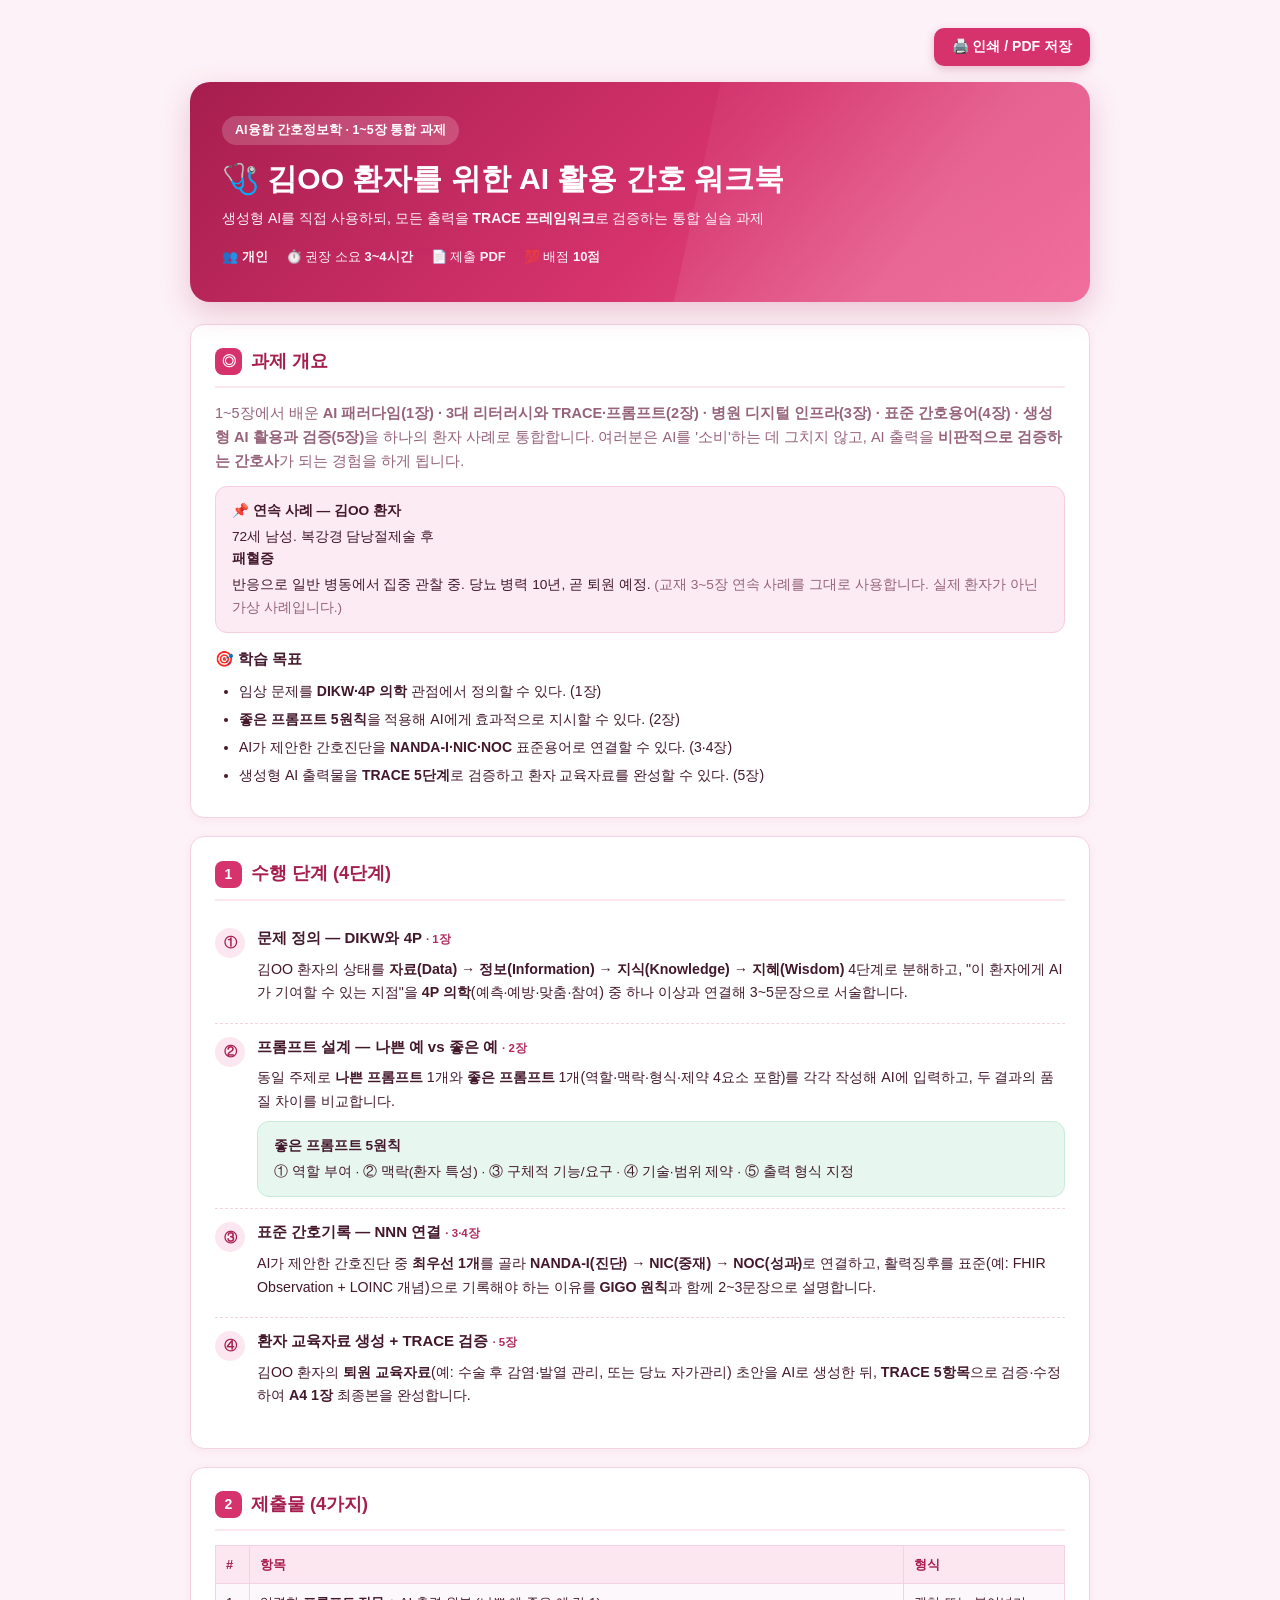
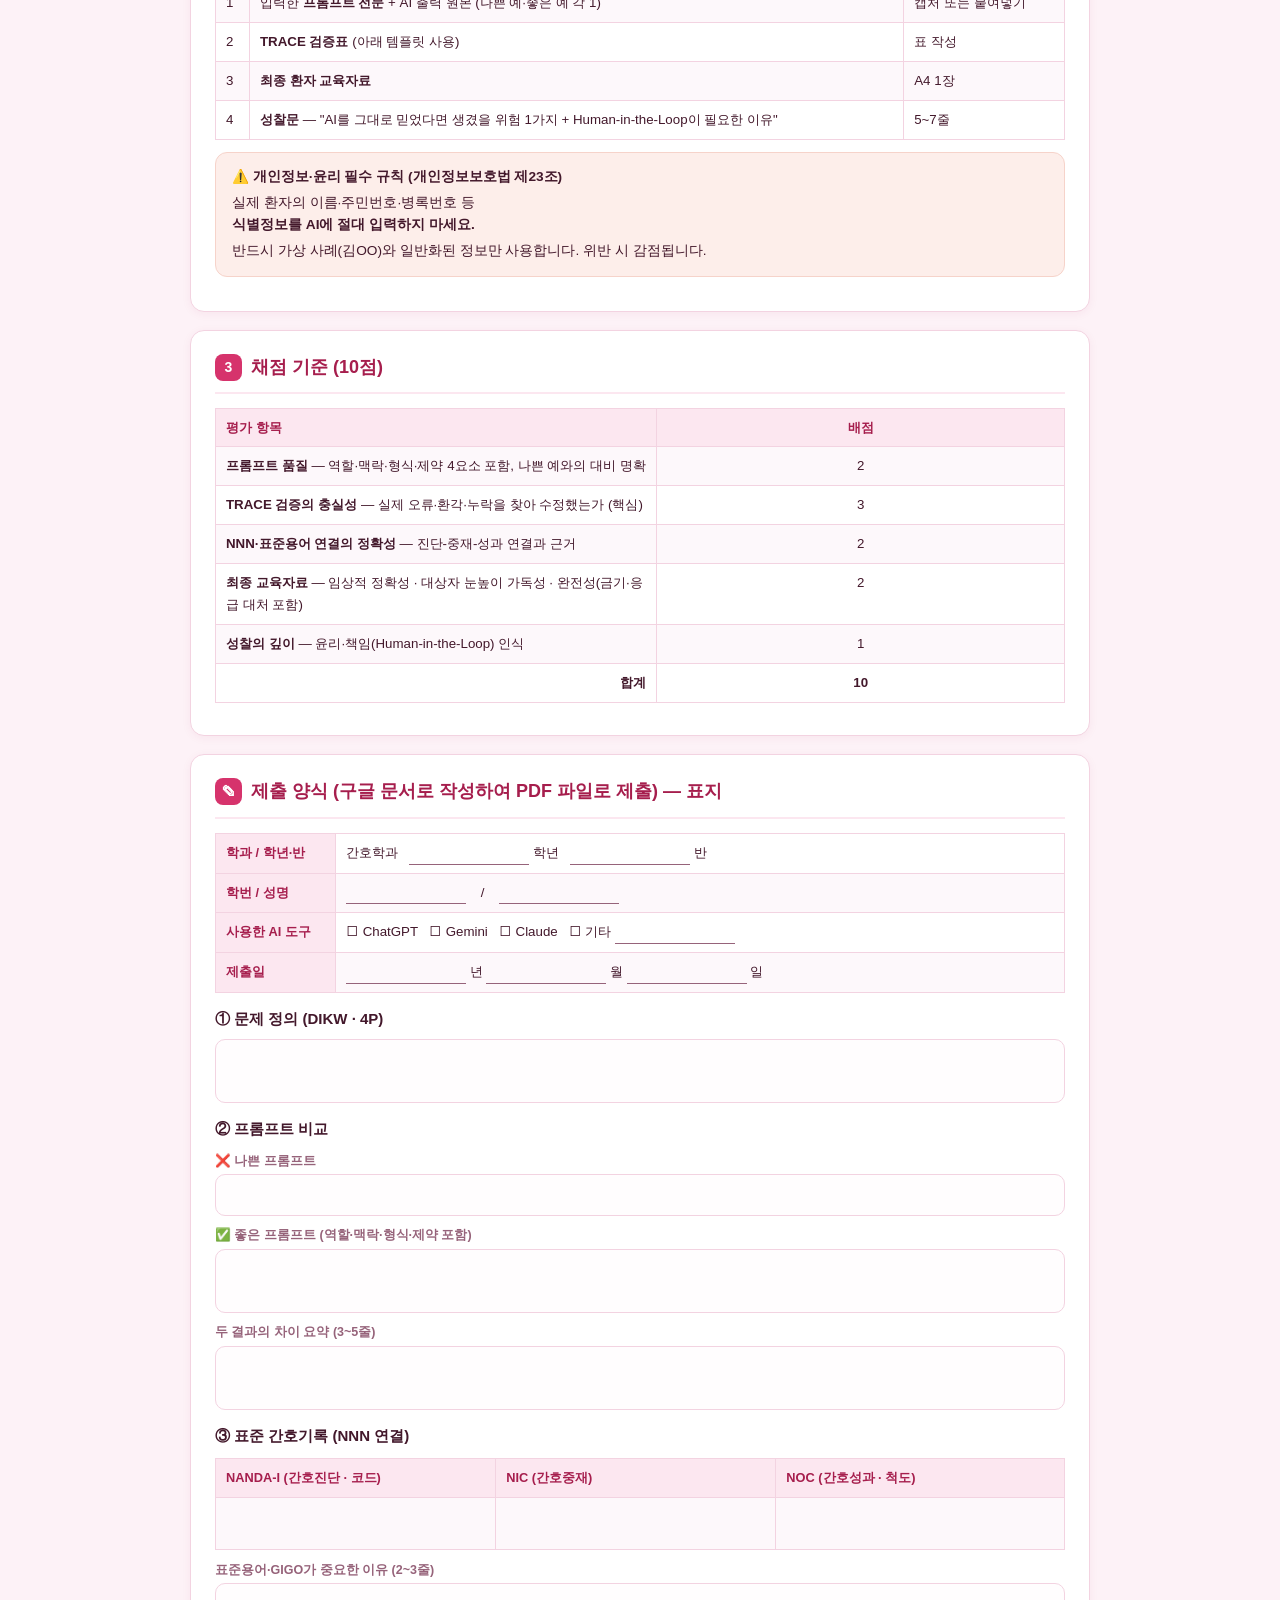
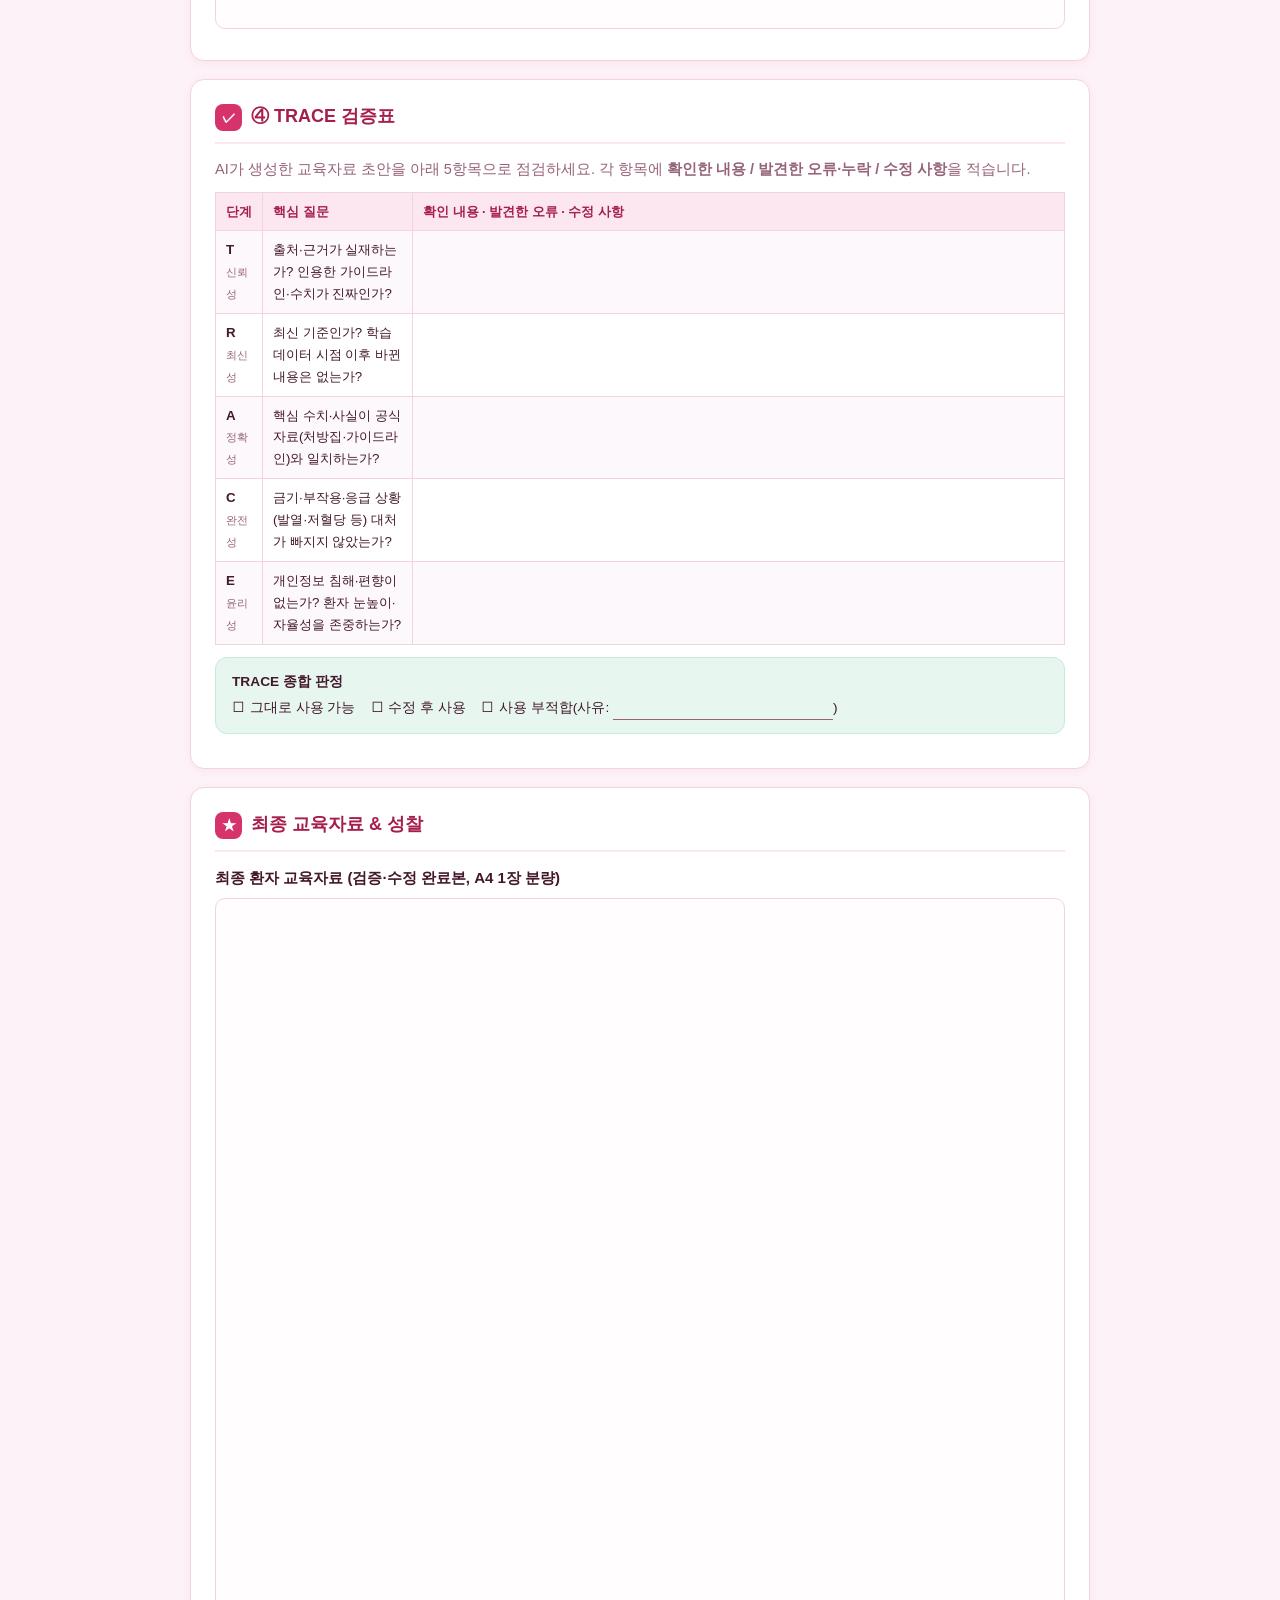
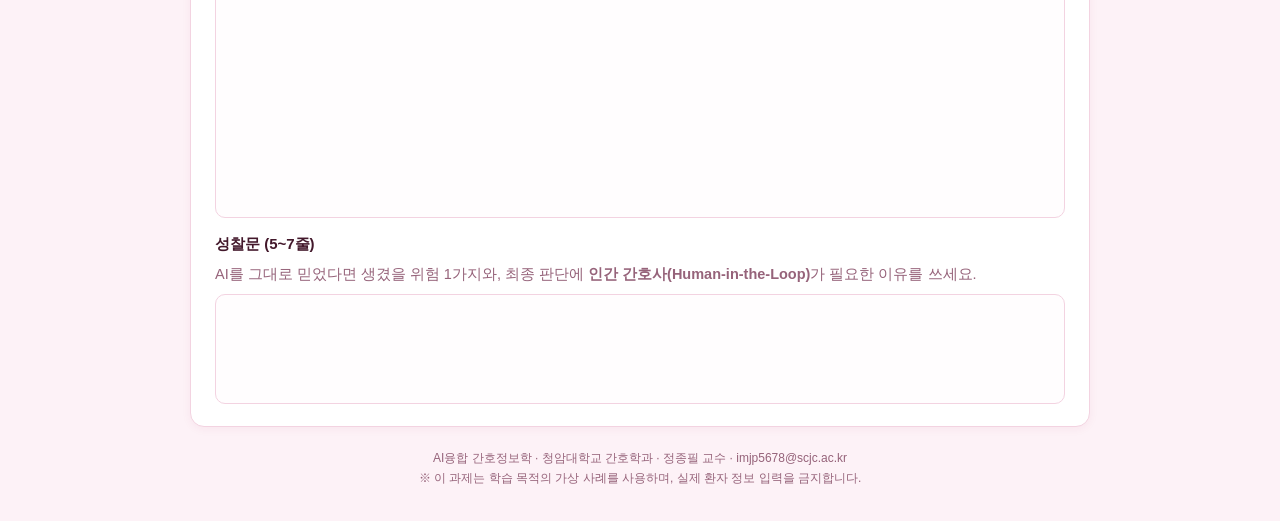
<file: docs/assignment-ai-nursing-workbook.html>
<!doctype html>
<html lang="ko">
<head>
<meta charset="utf-8" />
<meta name="viewport" content="width=device-width, initial-scale=1" />
<title>과제 안내문 — 김OO 환자를 위한 AI 활용 간호 워크북</title>
<style>
  :root{
    --primary:#d6336c; --primary-dark:#a61e4d; --primary-soft:#f06595;
    --primary-light:#fce7f0; --accent-light:#fff0f6;
    --bg:#fdf2f7; --surface:#ffffff; --text:#43182b; --text-sub:#96637a;
    --border:#f3d3e1; --ok:#14946a; --ok-bg:#e7f7f0; --warn:#c2452f; --warn-bg:#fdeeea;
    --info:#b02a5c; --info-bg:#fcebf3; --radius:14px;
  }
  *{box-sizing:border-box;margin:0;padding:0;}
  body{
    font-family:"Pretendard Variable",Pretendard,-apple-system,BlinkMacSystemFont,"Apple SD Gothic Neo","Noto Sans KR","Malgun Gothic",sans-serif;
    background:var(--bg); color:var(--text); line-height:1.65; -webkit-font-smoothing:antialiased;
    padding:28px 16px;
  }
  .sheet{max-width:900px; margin:0 auto;}
  .toolbar{max-width:900px; margin:0 auto 16px; display:flex; justify-content:flex-end; gap:8px;}
  .toolbar button{
    background:var(--primary); color:#fff; border:0; border-radius:10px;
    padding:10px 18px; font-size:14px; font-weight:700; cursor:pointer;
    box-shadow:0 3px 10px rgba(166,30,77,.25);
  }
  .toolbar button.ghost{background:#fff; color:var(--primary-dark); border:1px solid var(--border); box-shadow:none;}
  .hero{
    background:linear-gradient(135deg,var(--primary-dark) 0%,var(--primary) 55%,var(--primary-soft) 100%);
    color:#fff; border-radius:20px; padding:34px 32px; box-shadow:0 10px 30px rgba(166,30,77,.22);
    margin-bottom:22px; position:relative; overflow:hidden;
  }
  .hero::after{content:"";position:absolute;top:-60%;right:-12%;width:55%;height:220%;
    background:linear-gradient(115deg,transparent,rgba(255,255,255,.14),transparent);transform:rotate(12deg);pointer-events:none;}
  .hero .tag{display:inline-block;background:rgba(255,255,255,.18);border-radius:999px;padding:4px 13px;font-size:12.5px;font-weight:700;margin-bottom:14px;}
  .hero h1{font-size:clamp(23px,3.6vw,30px);line-height:1.35;margin-bottom:8px;}
  .hero .sub{font-size:14px;opacity:.95;}
  .hero .meta{margin-top:16px;display:flex;flex-wrap:wrap;gap:8px 18px;font-size:13px;opacity:.95;}
  .hero .meta span b{font-weight:700;}

  .card{background:var(--surface);border:1px solid var(--border);border-radius:var(--radius);
    box-shadow:0 2px 10px rgba(166,30,77,.06);padding:22px 24px;margin-bottom:18px;}
  h2{font-size:18px;color:var(--primary-dark);display:flex;align-items:center;gap:9px;margin-bottom:14px;
    padding-bottom:10px;border-bottom:2px solid var(--primary-light);}
  h2 .n{background:var(--primary);color:#fff;width:27px;height:27px;border-radius:8px;display:inline-flex;align-items:center;justify-content:center;font-size:14px;flex:0 0 auto;}
  h3{font-size:15px;margin:14px 0 7px;color:var(--text);}
  p{font-size:14.2px;margin:7px 0;}
  ul,ol{margin:8px 0 8px 4px;padding-left:20px;}
  li{font-size:14px;margin-bottom:5px;}
  .lead{font-size:14.5px;color:var(--text-sub);}
  .callout{border-radius:12px;padding:13px 16px;margin:12px 0;font-size:13.7px;border:1px solid transparent;}
  .callout.info{background:var(--info-bg);border-color:#f6cddf;}
  .callout.ok{background:var(--ok-bg);border-color:#c6ebd9;}
  .callout.warn{background:var(--warn-bg);border-color:#f6d3ca;}
  .callout b{display:block;margin-bottom:3px;}

  table{width:100%;border-collapse:collapse;margin:10px 0;font-size:13.3px;}
  th,td{border:1px solid var(--border);padding:8px 10px;vertical-align:top;text-align:left;}
  th{background:var(--primary-light);color:var(--primary-dark);font-size:12.8px;white-space:nowrap;}
  td small{color:var(--text-sub);}
  tr:nth-child(even) td{background:#fdf8fb;}
  .step{display:flex;gap:12px;padding:11px 0;border-bottom:1px dashed var(--border);}
  .step:last-child{border-bottom:0;}
  .step .b{flex:0 0 auto;width:30px;height:30px;border-radius:50%;background:var(--primary-light);color:var(--primary-dark);
    font-weight:800;font-size:13px;display:flex;align-items:center;justify-content:center;margin-top:2px;}
  .step .body{flex:1;}
  .step .body .lk{font-size:11.5px;color:var(--info);font-weight:700;}
  .fill{border-bottom:1px solid var(--text-sub);min-width:120px;display:inline-block;}
  .blank-line{border-bottom:1px dashed var(--border);height:26px;}
  .grade th:first-child,.grade td:first-child{width:52%;}
  .grade td:last-child,.grade th:last-child{text-align:center;white-space:nowrap;}
  .foot{text-align:center;font-size:12px;color:var(--text-sub);margin:22px 0 4px;}
  .form-field{margin:9px 0;}
  .form-field .lb{font-size:12.5px;font-weight:700;color:var(--text-sub);display:block;margin-bottom:3px;}
  .box{border:1px solid var(--border);border-radius:10px;min-height:64px;background:#fffdfe;}
  .pagebreak{page-break-before:always;}
  @media print{
    body{background:#fff;padding:0;font-size:12px;}
    .toolbar{display:none;}
    .card,.hero{box-shadow:none;}
    .hero{border-radius:0;}
    @page{size:A4;margin:14mm;}
  }
</style>
</head>
<body>

<div class="toolbar">
  <button onclick="window.print()">🖨️ 인쇄 / PDF 저장</button>
</div>

<div class="sheet">

  <div class="hero">
    <span class="tag">AI융합 간호정보학 · 1~5장 통합 과제</span>
    <h1>🩺 김OO 환자를 위한 AI 활용 간호 워크북</h1>
    <div class="sub">생성형 AI를 직접 사용하되, 모든 출력을 <b>TRACE 프레임워크</b>로 검증하는 통합 실습 과제</div>
    <div class="meta">
      <span>👥 <b>개인</b></span>
      <span>⏱️ 권장 소요 <b>3~4시간</b></span>
      <span>📄 제출 <b>PDF</b></span>
      <span>💯 배점 <b>10점</b></span>
    </div>
  </div>

  <!-- 개요 -->
  <div class="card">
    <h2><span class="n">◎</span> 과제 개요</h2>
    <p class="lead">1~5장에서 배운 <b>AI 패러다임(1장) · 3대 리터러시와 TRACE·프롬프트(2장) · 병원 디지털 인프라(3장) · 표준 간호용어(4장) · 생성형 AI 활용과 검증(5장)</b>을 하나의 환자 사례로 통합합니다. 여러분은 AI를 '소비'하는 데 그치지 않고, AI 출력을 <b>비판적으로 검증하는 간호사</b>가 되는 경험을 하게 됩니다.</p>
    <div class="callout info">
      <b>📌 연속 사례 — 김OO 환자</b>
      72세 남성. 복강경 담낭절제술 후 <b>패혈증</b> 반응으로 일반 병동에서 집중 관찰 중. 당뇨 병력 10년, 곧 퇴원 예정. <span style="color:var(--text-sub)">(교재 3~5장 연속 사례를 그대로 사용합니다. 실제 환자가 아닌 가상 사례입니다.)</span>
    </div>
    <h3>🎯 학습 목표</h3>
    <ul>
      <li>임상 문제를 <b>DIKW·4P 의학</b> 관점에서 정의할 수 있다. (1장)</li>
      <li><b>좋은 프롬프트 5원칙</b>을 적용해 AI에게 효과적으로 지시할 수 있다. (2장)</li>
      <li>AI가 제안한 간호진단을 <b>NANDA-I·NIC·NOC</b> 표준용어로 연결할 수 있다. (3·4장)</li>
      <li>생성형 AI 출력물을 <b>TRACE 5단계</b>로 검증하고 환자 교육자료를 완성할 수 있다. (5장)</li>
    </ul>
  </div>

  <!-- 수행 단계 -->
  <div class="card">
    <h2><span class="n">1</span> 수행 단계 (4단계)</h2>

    <div class="step"><div class="b">①</div><div class="body">
      <h3 style="margin-top:0">문제 정의 — DIKW와 4P <span class="lk">· 1장</span></h3>
      <p>김OO 환자의 상태를 <b>자료(Data) → 정보(Information) → 지식(Knowledge) → 지혜(Wisdom)</b> 4단계로 분해하고, "이 환자에게 AI가 기여할 수 있는 지점"을 <b>4P 의학</b>(예측·예방·맞춤·참여) 중 하나 이상과 연결해 3~5문장으로 서술합니다.</p>
    </div></div>

    <div class="step"><div class="b">②</div><div class="body">
      <h3 style="margin-top:0">프롬프트 설계 — 나쁜 예 vs 좋은 예 <span class="lk">· 2장</span></h3>
      <p>동일 주제로 <b>나쁜 프롬프트</b> 1개와 <b>좋은 프롬프트</b> 1개(역할·맥락·형식·제약 4요소 포함)를 각각 작성해 AI에 입력하고, 두 결과의 품질 차이를 비교합니다.</p>
      <div class="callout ok" style="margin:8px 0 0">
        <b>좋은 프롬프트 5원칙</b>① 역할 부여 · ② 맥락(환자 특성) · ③ 구체적 기능/요구 · ④ 기술·범위 제약 · ⑤ 출력 형식 지정
      </div>
    </div></div>

    <div class="step"><div class="b">③</div><div class="body">
      <h3 style="margin-top:0">표준 간호기록 — NNN 연결 <span class="lk">· 3·4장</span></h3>
      <p>AI가 제안한 간호진단 중 <b>최우선 1개</b>를 골라 <b>NANDA-I(진단) → NIC(중재) → NOC(성과)</b>로 연결하고, 활력징후를 표준(예: FHIR Observation + LOINC 개념)으로 기록해야 하는 이유를 <b>GIGO 원칙</b>과 함께 2~3문장으로 설명합니다.</p>
    </div></div>

    <div class="step"><div class="b">④</div><div class="body">
      <h3 style="margin-top:0">환자 교육자료 생성 + TRACE 검증 <span class="lk">· 5장</span></h3>
      <p>김OO 환자의 <b>퇴원 교육자료</b>(예: 수술 후 감염·발열 관리, 또는 당뇨 자가관리) 초안을 AI로 생성한 뒤, <b>TRACE 5항목</b>으로 검증·수정하여 <b>A4 1장</b> 최종본을 완성합니다.</p>
    </div></div>
  </div>

  <!-- 제출물 -->
  <div class="card">
    <h2><span class="n">2</span> 제출물 (4가지)</h2>
    <table>
      <tr><th style="width:34px">#</th><th>항목</th><th>형식</th></tr>
      <tr><td>1</td><td>입력한 <b>프롬프트 전문</b> + AI 출력 원본 (나쁜 예·좋은 예 각 1)</td><td>캡처 또는 붙여넣기</td></tr>
      <tr><td>2</td><td><b>TRACE 검증표</b> (아래 템플릿 사용)</td><td>표 작성</td></tr>
      <tr><td>3</td><td><b>최종 환자 교육자료</b></td><td>A4 1장</td></tr>
      <tr><td>4</td><td><b>성찰문</b> — "AI를 그대로 믿었다면 생겼을 위험 1가지 + Human-in-the-Loop이 필요한 이유"</td><td>5~7줄</td></tr>
    </table>
    <div class="callout warn">
      <b>⚠️ 개인정보·윤리 필수 규칙 (개인정보보호법 제23조)</b>
      실제 환자의 이름·주민번호·병록번호 등 <b>식별정보를 AI에 절대 입력하지 마세요.</b> 반드시 가상 사례(김OO)와 일반화된 정보만 사용합니다. 위반 시 감점됩니다.
    </div>
  </div>

  <!-- 채점 -->
  <div class="card">
    <h2><span class="n">3</span> 채점 기준 (10점)</h2>
    <table class="grade">
      <tr><th>평가 항목</th><th>배점</th></tr>
      <tr><td><b>프롬프트 품질</b> — 역할·맥락·형식·제약 4요소 포함, 나쁜 예와의 대비 명확</td><td>2</td></tr>
      <tr><td><b>TRACE 검증의 충실성</b> — 실제 오류·환각·누락을 찾아 수정했는가 (핵심)</td><td>3</td></tr>
      <tr><td><b>NNN·표준용어 연결의 정확성</b> — 진단-중재-성과 연결과 근거</td><td>2</td></tr>
      <tr><td><b>최종 교육자료</b> — 임상적 정확성 · 대상자 눈높이 가독성 · 완전성(금기·응급 대처 포함)</td><td>2</td></tr>
      <tr><td><b>성찰의 깊이</b> — 윤리·책임(Human-in-the-Loop) 인식</td><td>1</td></tr>
      <tr><td style="text-align:right;font-weight:800">합계</td><td style="font-weight:800">10</td></tr>
    </table>
  </div>

  <!-- ===== 페이지 2: 제출 양식 ===== -->
  <div class="pagebreak"></div>

  <div class="card">
    <h2><span class="n">✎</span> 제출 양식 (구글 문서로 작성하여 PDF 파일로 제출) — 표지</h2>
    <table>
      <tr><th style="width:120px">학과 / 학년·반</th><td>간호학과 &nbsp; <span class="fill">&nbsp;</span> 학년 &nbsp; <span class="fill">&nbsp;</span> 반</td></tr>
      <tr><th>학번 / 성명</th><td><span class="fill">&nbsp;</span> &nbsp;&nbsp; / &nbsp;&nbsp; <span class="fill">&nbsp;</span></td></tr>
      <tr><th>사용한 AI 도구</th><td>☐ ChatGPT &nbsp; ☐ Gemini &nbsp; ☐ Claude &nbsp; ☐ 기타 <span class="fill">&nbsp;</span></td></tr>
      <tr><th>제출일</th><td><span class="fill">&nbsp;</span> 년 <span class="fill">&nbsp;</span> 월 <span class="fill">&nbsp;</span> 일</td></tr>
    </table>

    <h3>① 문제 정의 (DIKW · 4P)</h3>
    <div class="box"></div>

    <h3>② 프롬프트 비교</h3>
    <div class="form-field"><span class="lb">❌ 나쁜 프롬프트</span><div class="box" style="min-height:42px"></div></div>
    <div class="form-field"><span class="lb">✅ 좋은 프롬프트 (역할·맥락·형식·제약 포함)</span><div class="box"></div></div>
    <div class="form-field"><span class="lb">두 결과의 차이 요약 (3~5줄)</span><div class="box"></div></div>

    <h3>③ 표준 간호기록 (NNN 연결)</h3>
    <table>
      <tr><th style="width:33%">NANDA-I (간호진단 · 코드)</th><th style="width:33%">NIC (간호중재)</th><th>NOC (간호성과 · 척도)</th></tr>
      <tr><td style="height:52px"></td><td></td><td></td></tr>
    </table>
    <div class="form-field"><span class="lb">표준용어·GIGO가 중요한 이유 (2~3줄)</span><div class="box" style="min-height:46px"></div></div>
  </div>

  <!-- TRACE 검증표 -->
  <div class="card">
    <h2><span class="n">✓</span> ④ TRACE 검증표</h2>
    <p class="lead">AI가 생성한 교육자료 초안을 아래 5항목으로 점검하세요. 각 항목에 <b>확인한 내용 / 발견한 오류·누락 / 수정 사항</b>을 적습니다.</p>
    <table>
      <tr>
        <th style="width:30px">단계</th><th style="width:150px">핵심 질문</th>
        <th>확인 내용 · 발견한 오류 · 수정 사항</th>
      </tr>
      <tr><td><b>T</b><br><small>신뢰성</small></td><td>출처·근거가 실재하는가? 인용한 가이드라인·수치가 진짜인가?</td><td style="height:56px"></td></tr>
      <tr><td><b>R</b><br><small>최신성</small></td><td>최신 기준인가? 학습 데이터 시점 이후 바뀐 내용은 없는가?</td><td style="height:56px"></td></tr>
      <tr><td><b>A</b><br><small>정확성</small></td><td>핵심 수치·사실이 공식 자료(처방집·가이드라인)와 일치하는가?</td><td style="height:56px"></td></tr>
      <tr><td><b>C</b><br><small>완전성</small></td><td>금기·부작용·응급 상황(발열·저혈당 등) 대처가 빠지지 않았는가?</td><td style="height:56px"></td></tr>
      <tr><td><b>E</b><br><small>윤리성</small></td><td>개인정보 침해·편향이 없는가? 환자 눈높이·자율성을 존중하는가?</td><td style="height:56px"></td></tr>
    </table>
    <div class="callout ok"><b>TRACE 종합 판정</b> ☐ 그대로 사용 가능 &nbsp;&nbsp; ☐ 수정 후 사용 &nbsp;&nbsp; ☐ 사용 부적합(사유: <span class="fill" style="min-width:220px">&nbsp;</span>)</div>
  </div>

  <!-- 최종 자료 + 성찰 -->
  <div class="card">
    <h2><span class="n">★</span> 최종 교육자료 & 성찰</h2>
    <h3>최종 환자 교육자료 (검증·수정 완료본, A4 1장 분량)</h3>
    <div class="box" style="min-height:920px"></div>
    <h3>성찰문 (5~7줄)</h3>
    <p class="lead" style="margin-top:0">AI를 그대로 믿었다면 생겼을 위험 1가지와, 최종 판단에 <b>인간 간호사(Human-in-the-Loop)</b>가 필요한 이유를 쓰세요.</p>
    <div class="box" style="min-height:110px"></div>
  </div>

  <div class="foot">
    AI융합 간호정보학 · 청암대학교 간호학과 · 정종필 교수 · imjp5678@scjc.ac.kr<br>
    ※ 이 과제는 학습 목적의 가상 사례를 사용하며, 실제 환자 정보 입력을 금지합니다.
  </div>

</div>
</body>
</html>
</file>
